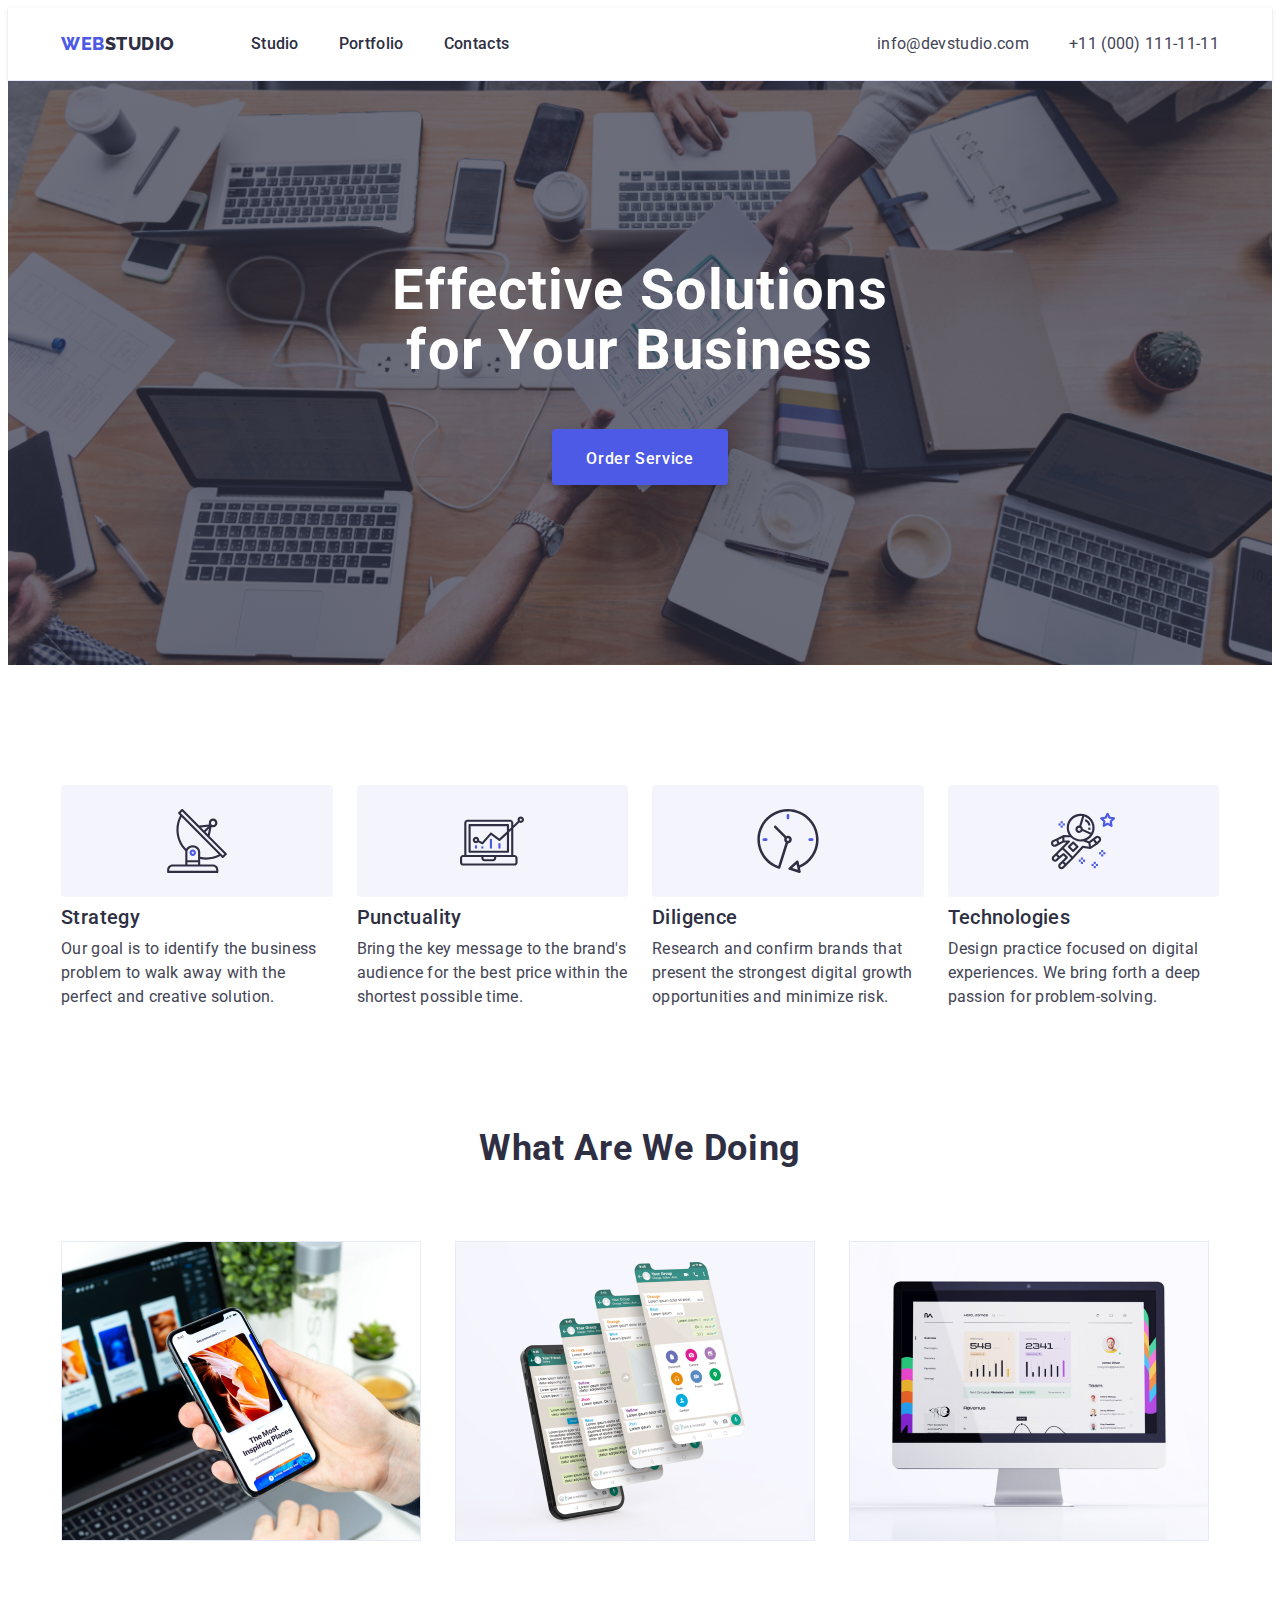
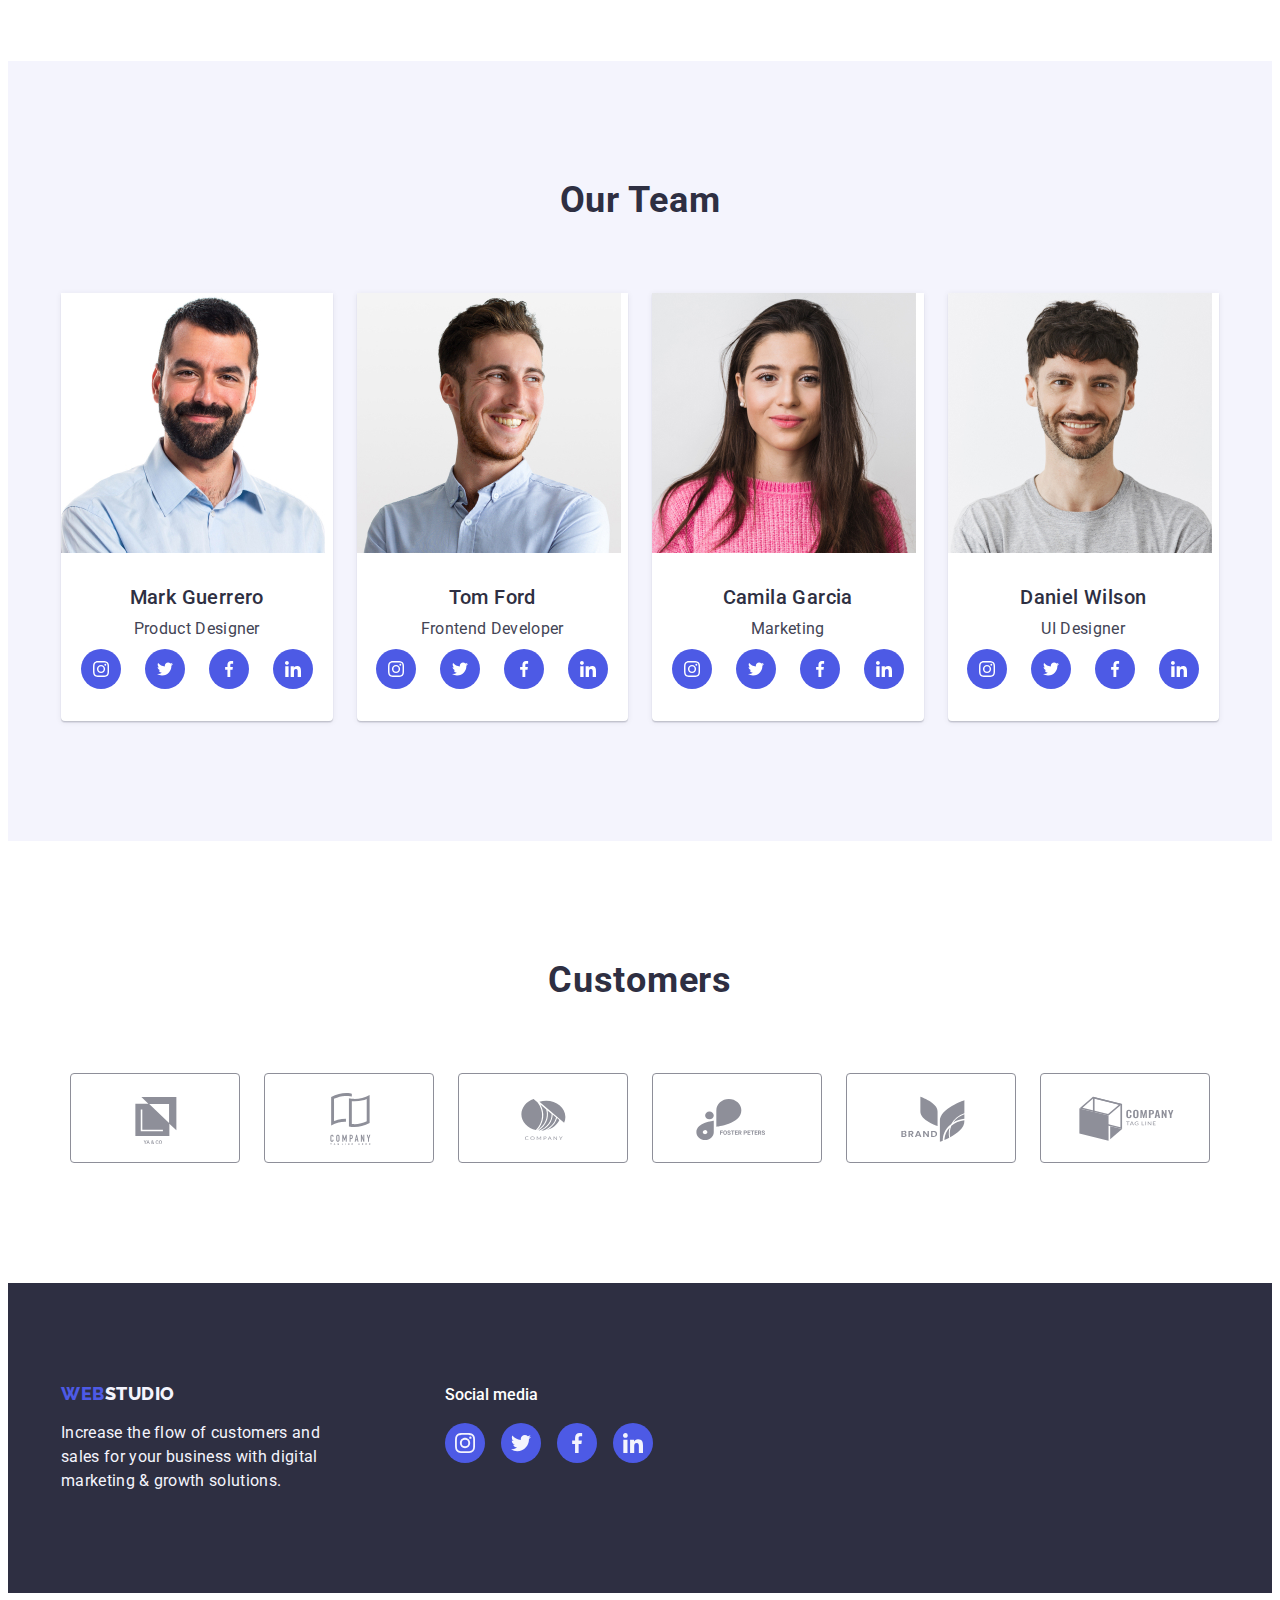
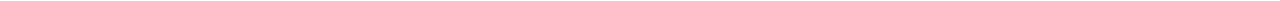
<file: index.html>
<!DOCTYPE html>
<html lang="en">
<head>
     <meta charset="UTF-8">
    <meta http-equiv="X-UA-Compatible" content="IE=edge">
    <meta name="viewport" content="width=device-width, initial-scale=1.0">
    <title>WebStudio</title>
    <link rel="preconnect" href="https://fonts.googleapis.com">
    <link rel="preconnect" href="https://fonts.gstatic.com" crossorigin>
    <link rel="preconnect" href="https://fonts.googleapis.com">
    <link rel="preconnect" href="https://fonts.gstatic.com" crossorigin>
    <link href="https://fonts.googleapis.com/css2?family=Raleway:wght@800&family=Roboto:wght@400;500;700&display=swap" rel="stylesheet">
    <link rel="stylesheet" href="https://cdnjs.cloudflare.com/ajax/libs/modern-normalize/1.1.0/modern-normalize.min.css" 
    integrity="sha512-wpPYUAdjBVSE4KJnH1VR1HeZfpl1ub8YT/NKx4PuQ5NmX2tKuGu6U/JRp5y+Y8XG2tV+wKQpNHVUX03MfMFn9Q==" 
    crossorigin="anonymous" referrerpolicy="no-referrer" />
    <link rel="stylesheet" href="./css/styles.css"/>
</head>
<body>
    <header class="header">
        <div class="container header-container">
        <nav class="header-nav-link link">
            <a href="./index.html" class="header-logo link">Web<span class="logo-web">Studio</span>
            </a>
             <ul class="header-list list">
                 <li class="header-iten">
                    <a class="header-link link" href="./index.html">Studio</a>
                 </li>
                 <li class="header-iten">
                    <a class="header-link link" href="./portfolio.html">Portfolio</a>
                 </li>
                 <li class="header-iten">
                    <a class="header-link link" href="">Contacts</a>
                 </li>
             </ul>
        </nav>
        <address class="header-address">
        <ul class="header-address-list list">
            <li class="header-address-iten">
                <a href="mailto:info@devstudio.com" class="header-address-link link">info@devstudio.com</a></li> 
            <li class="header-address-iten address-tel">
                <a href="tel:+110001111111" class="header-address-link link">+11 (000) 111-11-11</a></li>
         </ul>
        </address>
     </div>   
      </header>
      <main>
        <section class="hero">
            <div class="container">
        <h1 class="hero-list">Effective Solutions for Your Business</h1> 
         <button class="hero-btn" type="button">Order Service</button>
         </div>
        </section> 
        <section class="abaut">
         <div class="container">
         <h2 class="main-list list visually-hidden"></h2>
            <ul class="abaut-list list">
            <li class="abaut-calk link">
                 <div class="sambol-defs">
                <svg class="sambol-defs-icon" width="64" height="64">
                    <use href="./images/icons2.svg#icon-antenna-1"></use>
                 </svg>
                 </div>
                <h3 class="abaut-list-taytan">Strategy</h3>
                <p class="abaut-text">
                    Our goal is to identify the business
                    problem to walk away with the perfect and creative solution. 
                </p>
            </li>
            <li class="abaut-calk link">
                 <div class="sambol-defs">
                    <svg class="sambol-defs-icon" width="64" height="64">
                        <use href="./images/icons2.svg#icon-diagram-1"></use>
                 </svg>
                 </div>
                <h3 class="abaut-list-taytan">Punctuality</h3>
                <p class="abaut-text">
                    Bring the key message to the brand's audience for the best price within the shortest possible time.
                </p>
                </li>
                 <li class="abaut-calk">
                <div class="sambol-defs">
                    <svg class="sambol-defs-icon" width="64" height="64">
                        <use href="./images/icons2.svg#icon-clock-1"></use>
                </svg>
                </div>
                <h3 class="abaut-list-taytan">Diligence</h3>
                <p class="abaut-text">
                    Research and confirm brands that present the strongest digital growth opportunities and minimize risk.
                </p>
              </li>
                 <li class="abaut-calk">
                <div class="sambol-defs">
                    <svg class="sambol-defs-icon" width="64" height="64">
                        <use href="./images/icons2.svg#icon-astronaut-1"></use>
                 </svg>
                 </div>
                <h3 class="abaut-list-taytan">Technologies</h3>
                <p class="abaut-text">
                    Design practice focused on digital experiences. We bring forth a deep passion for problem-solving.
                </p>
            </li>
          </ul>
         </div>
        </section>
        <section class="photo-comp">
            <div class="container">
            <h2 class="photo-comp-title">What are we doing</h2>
            <ul class="photo-comp-list list">
            <li class="li-comp"><img src="./images/jmg1.jpg" alt="comp" width="360" height="300"/></li>  
            <li class="li-comp"><img src="./images/jmg2.jpg" alt="comp" width="360" height="300"/></li>
            <li class="li-comp"><img src="./images/jmg3.jpg" alt="tel" width="360" height="300"/></li>
              </ul>
            </div>
        </section>
        <section class="section-photo-person">
            <div class="container">
           <h2 class="person-title">Our Team</h2>
             <ul class="person-list list">
             <li class="person-item">
            <img src="./images/jmg.jpg" alt="person" width="264" height="260"/>
            <div class="description">
            <h3 class="photo-person-name">Mark Guerrero</h3>
            <p class="person-item-text">Product Designer</p>
            <ul class="person-soc-list list">
                <li class="person-soc-item"><a href="" class="person-soc-link link">
                    <svg class="person-soc-icon" width="16" height="16">
                    <use href="./images/icons.svg#icon-instagram-2"></use>
                    </svg>
                </a></li>
                <li class="person-soc-item"><a href="" class="person-soc-link link">
                    <svg class="person-soc-icon" width="16" height="16">
                    <use href="./images/icons.svg#icon-twitter-1"></use>
                  </svg>
                </a></li>
                <li class="person-soc-item"><a href="" class="person-soc-link link">
                    <svg class="person-soc-icon" width="16" height="16">
                    <use href="./images/icons.svg#icon-facebook-1"></use>
                  </svg>
                </a></li>
                <li class="person-soc-item"><a href="" class="person-soc-link link">
                    <svg class="person-soc-icon" width="16" height="16">
                    <use href="./images/icons.svg#icon-linkedin-1"></use>
                 </svg>
                </a></li>
            </ul>
            </div>
           </li>
           <li class="person-item">
            <img src="./images/jmg(1).jpg" alt="person" width="264" height="260">
            <div class="description">
            <h3 class="photo-person-name">Tom Ford</h3>
            <p class="person-item-text">Frontend Developer</p>
            <ul class="person-soc-list list">
                <li class="person-soc-item"><a href="" class="person-soc-link link">
                    <svg class="person-soc-icon" width="16" height="16">
                        <use href="./images/icons.svg#icon-instagram-2"></use>
                    </svg>
                </a></li>
                <li class="person-soc-item"><a href="" class="person-soc-link link">
                    <svg class="person-soc-icon" width="16" height="16">
                    <use href="./images/icons.svg#icon-twitter-1"></use>
                  </svg>
                </a></li>
                <li class="person-soc-item"><a href="" class="person-soc-link link">
                    <svg class="person-soc-icon" width="16" height="16">
                    <use href="./images/icons.svg#icon-facebook-1"></use>
                  </svg>
                </a></li>
                <li class="person-soc-item"><a href="" class="person-soc-link link">
                    <svg class="person-soc-icon" width="16" height="16">
                    <use href="./images/icons.svg#icon-linkedin-1"></use>
                 </svg>
                </a></li>
            </ul>
            </div>
           </li>
           <li class="person-item">
            <img src="./images/jmg(2).jpg" alt="person" width="264" height="260"/>
            <div class="description">
            <h3 class="photo-person-name">Camila Garcia</h3>
            <p class="person-item-text">Marketing</p>
            <ul class="person-soc-list list">
                <li class="person-soc-item"><a href="" class="person-soc-link link">
                    <svg class="person-soc-icon" width="16" height="16">
                        <use href="./images/icons.svg#icon-instagram-2"></use>
                    </svg>
                </a></li>
                <li class="person-soc-item"><a href="" class="person-soc-link link">
                    <svg class="person-soc-icon" width="16" height="16">
                    <use href="./images/icons.svg#icon-twitter-1"></use>
                  </svg>
                </a></li>
                <li class="person-soc-item"><a href="" class="person-soc-link link">
                    <svg class="person-soc-icon" width="16" height="16">
                    <use href="./images/icons.svg#icon-facebook-1"></use>
                  </svg>
                </a></li>
                <li class="person-soc-item"><a href="" class="person-soc-link link">
                    <svg class="person-soc-icon" width="16" height="16">
                    <use href="./images/icons.svg#icon-linkedin-1"></use>
                 </svg>
                </a></li>
            </ul>
            </div>
           </li>
           <li class="person-item">
            <img src="./images/jmg(3).jpg" alt="person" width="264" height="260"/>
            <div class="description">
            <h3 class="photo-person-name">Daniel Wilson</h3>
            <p class="person-item-text">UI Designer</p>
            <ul class="person-soc-list list">
                <li class="person-soc-item"><a href="" class="person-soc-link link">
                    <svg class="person-soc-icon" width="16" height="16">
                        <use href="./images/icons.svg#icon-instagram-2"></use>
                    </svg>
                </a></li>
                <li class="person-soc-item"><a href="" class="person-soc-link link">
                    <svg class="person-soc-icon" width="16" height="16">
                    <use href="./images/icons.svg#icon-twitter-1"></use>
                  </svg>
                </a></li>
                <li class="person-soc-item"><a href="" class="person-soc-link link">
                    <svg class="person-soc-icon" width="16" height="16">
                    <use href="./images/icons.svg#icon-facebook-1"></use>
                  </svg>
                </a></li>
                <li class="person-soc-item"><a href="" class="person-soc-link link">
                    <svg class="person-soc-icon" width="16" height="16">
                    <use href="./images/icons.svg#icon-linkedin-1"></use>
                 </svg>
                </a></li>
            </ul>
            </div>
           </li>
           </ul>
         </div>
        </section>
        <section class="customers">
            <div class="container">
            <h2 class="customers-name">Customers</h2>
            <ul class="customers-soc-list list">
            <li class="customers-soc-item"><a href="" class="customers-soc-link link">
             <svg class="customers-soc-icon" width="104" height="56">
             <use href="./images/icons1.svg#icon-Logo"></use>
             </svg>
             </a>
             </li>
             <li class="customers-soc-item"><a href="" class="customers-soc-link link">
                <svg class="customers-soc-icon" width="104" height="56">
                <use href="./images/icons1.svg#icon-Logo-1"></use>
                </svg>
                </a>
                </li>
                <li class="customers-soc-item"><a href="" class="customers-soc-link link">
                    <svg class="customers-soc-icon" width="104" height="56">
                    <use href="./images/icons1.svg#icon-Logo-2"></use>
                    </svg>
                    </a>
                    </li>
                 <li class="customers-soc-item"><a href="" class="customers-soc-link link">
                    <svg class="customers-soc-icon" width="104" height="56">
                    <use href="./images/icons1.svg#icon-Logo-3"></use>
                    </svg>
                    </a>
                    </li>
                <li class="customers-soc-item"><a href="" class="customers-soc-link link">
                    <svg class="customers-soc-icon" width="104" height="56">
                    <use href="./images/icons1.svg#icon-Logo-4"></use>
                    </svg>
                    </a>
                    </li>
                <li class="customers-soc-item"><a href="" class="customers-soc-link link">
                    <svg class="customers-soc-icon" width="104" height="56">
                    <use href="./images/icons1.svg#icon-Logo-5"></use>
                    </svg>
                    </a>
                    </li>  
                 </ul>
         </div>
        </section>
</main>
  <footer class="footer-container">
    <div class="container footer-bottom-link">
    <div>
     <a class="footer-bottom-web link"  href="./index.html">Web<span class="footer-studio">Studio</span></a>
     <p class="footer-bottom-text">Increase the flow of customers and sales for your business with digital marketing & growth solutions.</p>
    </div>
    <div class="social-media">
        <p class="social-name">Social media</p>
        <ul class="footer-soc-list list">
            <li class="footer-soc-item"><a href="" class="footer-soc-link link">
                <svg class="footer-soc-icon" width="208" height="80">
                <use href="./images/icons.svg#icon-instagram-2"></use>
                </svg>
            </a></li>
            <li class="footer-soc-item"><a href="" class="footer-soc-link link">
                <svg class="footer-soc-icon" width="208" height="80">
                <use href="./images/icons.svg#icon-twitter-1"></use>
              </svg>
            </a></li>
            <li class="footer-soc-item"><a href="" class="footer-soc-link link">
                <svg class="footer-soc-icon" width="208" height="80">
                <use href="./images/icons.svg#icon-facebook-1"></use>
              </svg>
            </a></li>
            <li class="footer-soc-item"><a href="" class="footer-soc-link link">
                <svg class="footer-soc-icon" width="208" height="80">
                <use href="./images/icons.svg#icon-linkedin-1"></use>
             </svg>
            </a></li>
        </ul> 
    </div>
    </div>
 </footer>
 </body>



</html>
</file>
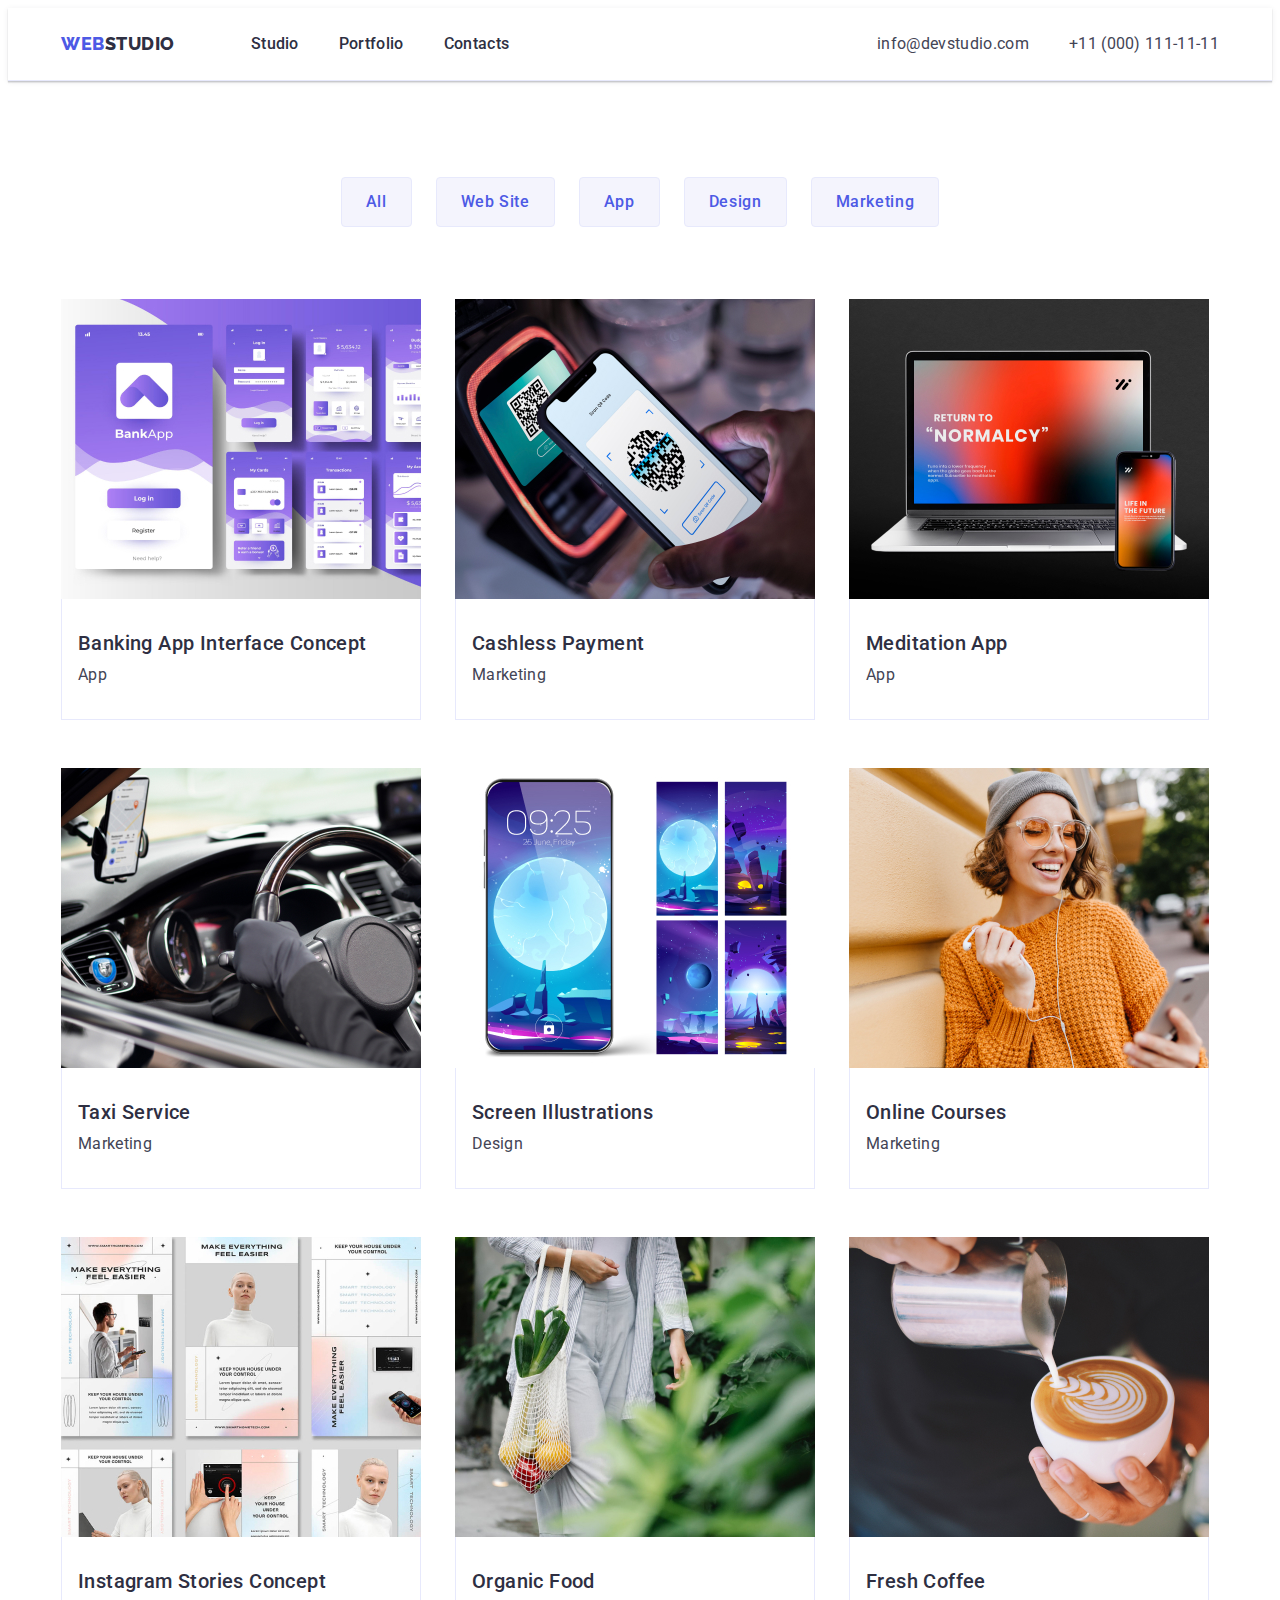
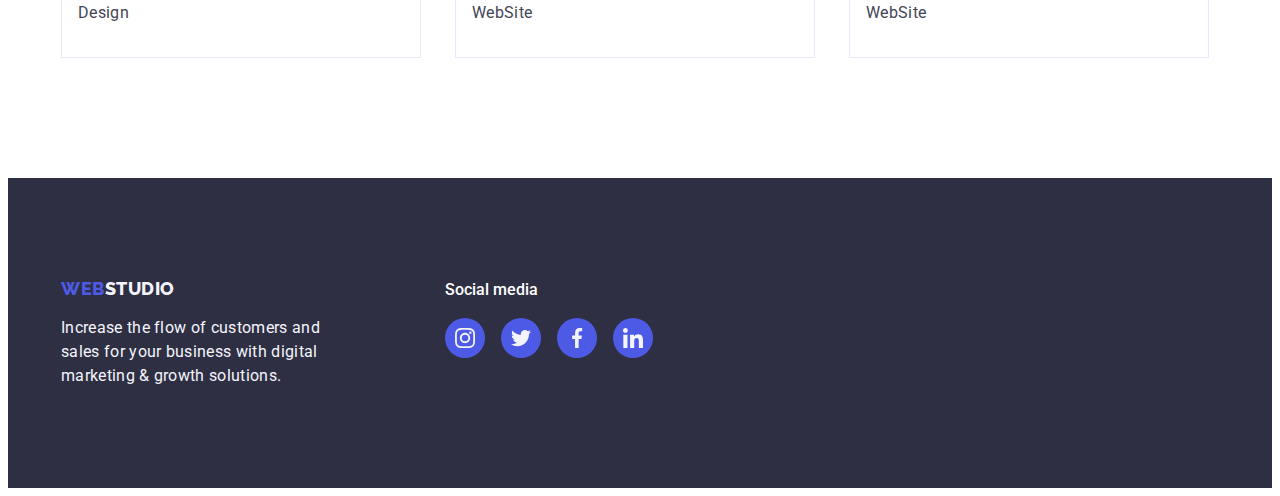
<file: portfolio.html>
<!DOCTYPE html>
<html lang="en">
 <head>
    <meta charset="UTF-8">
    <meta http-equiv="X-UA-Compatible" content="IE=edge">
    <meta name="viewport" content="width=device-width, initial-scale=1.0">
    <title>WebStudio</title>
    <link rel="preconnect" href="https://fonts.googleapis.com">
    <link rel="preconnect" href="https://fonts.gstatic.com" crossorigin>
    <link rel="preconnect" href="https://fonts.googleapis.com">
    <link rel="preconnect" href="https://fonts.gstatic.com" crossorigin>
    <link href="https://fonts.googleapis.com/css2?family=Raleway:wght@800&family=Roboto:wght@400;500;700&display=swap" rel="stylesheet">
    <link rel="stylesheet" href="https://cdnjs.cloudflare.com/ajax/libs/modern-normalize/1.1.0/modern-normalize.min.css" 
    integrity="sha512-wpPYUAdjBVSE4KJnH1VR1HeZfpl1ub8YT/NKx4PuQ5NmX2tKuGu6U/JRp5y+Y8XG2tV+wKQpNHVUX03MfMFn9Q==" 
    crossorigin="anonymous" referrerpolicy="no-referrer" />
    <link rel="stylesheet" href="./css/styles.css"/>
   </head>
 <body>
    <header class="header">
        <div class="container header-container">
        <nav class="header-nav-link link">
            <a href="./index.html" class="header-logo link">Web<span class="logo-web">Studio</span>
            </a>
             <ul class="header-list list">
                 <li class="header-iten">
                    <a class="header-link link" href="./index.html">Studio</a>
                 </li>
                 <li class="header-iten">
                    <a class="header-link link" href="./portfolio.html">Portfolio</a>
                 </li>
                 <li class="header-iten">
                    <a class="header-link link" href="">Contacts</a>
                 </li>
             </ul>
        </nav>
        <address class="header-address">
            <ul class="header-address-list list">
                <li class="header-address-iten">
                    <a href="mailto:info@devstudio.com" class="header-address-link link">info@devstudio.com</a></li> 
                <li class="header-address-iten address-tel">
                    <a href="tel:+110001111111" class="header-address-link link">+11 (000) 111-11-11</a></li>
             </ul>
            </address>
        </div>   
      </header>
    <main>
        <section class="batton-portfolio list">
            <div class="container">
            <h1 class="section1-h1 visually-hidden" hidden>Portfolio</h1>
            <ul class="batton list button-container">
         <li class="batton-all"><button class="batton-roll" type="button">All</button></li>
         <li><button class="batton-roll" type="button">Web Site</button></li> 
         <li><button class="batton-roll" type="button">App</button></li> 
         <li><button class="batton-roll" type="button">Design</button></li> 
         <li><button class="batton-roll" type="button">Marketing</button></li> 
        </ul>
        <ul class="person-item-list list">
         <li class="list-container">
            <a href class="list-link-link link">
                <img src="./images/img-1.jpg" alt="Banking" width="360" height="300"/>
                <div class="emploes-card">
                <h2 class="photo-person">Banking App Interface Concept</h2>
                <p class="person-item-text container-text">App</p>
                </div>
             </a>
                </li>
                <li class="list-container">
                <a href class="list-link-link link">
                <img src="./images/img-2.jpg" alt="Payment" width="360" height="300"/>
                <div class="emploes-card">
                <h2 class="photo-person">Cashless Payment</h2>
                <p class="person-item-text container-text">Marketing</p>
                </div>
             </a>
                </li>
                <li class="list-container">
                <a href class="list-link-link link">
                <img src="./images/img-3.jpg" alt="Meditation" width="360" height="300"/>
                <div class="emploes-card">
                <h2 class="photo-person">Meditation App</h2>
                <p class="person-item-text container-text">App</p>
                </div>
             </a>
               </li>
                <li class="list-container">
                <a href class="list-link-link link">
               <img src="./images/img-4.jpg" alt="Interface Concept" width="360" height="300"/>
                <div class="emploes-card">
               <h2 class="photo-person">Taxi Service</h2>
                <p class="person-item-text container-text">Marketing</p>
                </div>
             </a>
                </li>
                <li class="list-container">
                 <a href class="list-link-link link">
                <img src="./images/img-5.jpg" alt="Screen" width="360" height="300"/>
                <div class="emploes-card">
                <h2 class="photo-person">Screen Illustrations</h2>
                <p class="person-item-text container-text">Design</p>
                </div>
             </a>
                </li>
                <li class="list-container">
                <a href class="list-link-link link">
                <img src="./images/img-6.jpg" alt="Online" width="360" height="300"/>
                <div class="emploes-card">
                <h2 class="photo-person">Online Courses</h2>
                <p class="person-item-text container-text">Marketing</p>
                </div>
             </a>
                </li>
                <li class="list-container">
                <a href class="list-link-link link">
                <img src="./images/img-7.jpg" alt="Instagram" width="360" height="300"/>
                <div class="emploes-card">
                <h2 class="photo-person">Instagram Stories Concept</h2>
                <p class="person-item-text container-text">Design</p>
                </div>
             </a>
                </li>
                <li class="list-container">
                <a href class="list-link-link link">
                <img src="./images/img-8.jpg" alt="Food" width="360" height="300"/>
                <div class="emploes-card">
                <h2 class="photo-person">Organic Food</h2>
                <p class="person-item-text container-text">WebSite</p>
                </div>
             </a>
                </li>
                <li class="list-container">
                <a href class="list-link-link link">
                <img src="./images/img-9.jpg" alt="Coffee" width="360" height="300"/>
                <div class="emploes-card">
                <h2 class="photo-person">Fresh Coffee</h2>
                <p class="person-item-text container-text">WebSite</p>
                </div>
             </a>
                 </li>
            </ul>
            </div>
        </section>
    </main>
    <footer class="footer-container">
      <div class="container footer-bottom-link">
      <div>
       <a class="footer-bottom-web link"  href="./index.html">Web<span class="footer-studio">Studio</span></a>
       <p class="footer-bottom-text">Increase the flow of customers and sales for your business with digital marketing & growth solutions.</p>
      </div>
      <div class="social-media">
          <p class="social-name">Social media</p>
          <ul class="footer-soc-list list">
              <li class="footer-soc-item"><a href="" class="footer-soc-link link">
                  <svg class="footer-soc-icon" width="104" height="56">
                  <use href="./images/icons.svg#icon-instagram-2"></use>
                  </svg>
              </a></li>
              <li class="footer-soc-item"><a href="" class="footer-soc-link link">
                  <svg class="footer-soc-icon" width="104" height="56">
                  <use href="./images/icons.svg#icon-twitter-1"></use>
                </svg>
              </a></li>
              <li class="footer-soc-item"><a href="" class="footer-soc-link link">
                  <svg class="footer-soc-icon" width="104" height="56">
                  <use href="./images/icons.svg#icon-facebook-1"></use>
                </svg>
              </a></li>
              <li class="footer-soc-item"><a href="" class="footer-soc-link link">
                  <svg class="footer-soc-icon" width="104" height="56">
                  <use href="./images/icons.svg#icon-linkedin-1"></use>
               </svg>
              </a></li>
          </ul> 
      </div>
      </div>
   </footer>
        </body> 
</html>
</file>
<file: css/styles.css>
:root {
--main-title-color:#4D5AE5;
--second-title-color:#2E2F42;
--second-okean-color:#404BBF;
--second-slate-color: #434455;
--main-white-color: #FFFFFF;
--footer-color: #E7E9FC;
--fon-cloud-color:#F4F4FD;
}
p,h1,h2,h3,h4,h5,h6{
    margin: 0;
}
ul{
    margin: 0;
    padding-left: 0;
}
img {
    display: block;
    max-width: 100%;
    height: auto;
}
body {
 font-family: "Roboto" , sans-serif; 
 color: var(--second-slate-color);
 background-color: var(--main-white-color);
}
.link {
    text-decoration: none;
}
.list {
 list-style: none;
}
.container{
    width: 1158px;
    padding-left: 15px;
 padding-right: 15px;
 margin: 0 auto;
}
.header {
    padding-top: 24px;
    padding-bottom: 24px;
    border-bottom: 1px solid #E7E9FC;
    box-shadow: 0px 2px 1px rgba(46, 47, 66, 0.08), 0px 1px 1px
     rgba(46, 47, 66, 0.16), 0px 1px 6px
     rgba(46, 47, 66, 0.08);
 }
.header-container{
    display: flex;
    
}
.header-nav-link {
    display: flex;
    align-items: center;
    margin-right: auto;
}
.header-logo {
 font-family: "Raleway", sans-serif;
 font-style: normal;
 font-weight: 800;
 font-size: 18px;
 line-height: 1.17;
 letter-spacing: 0.03em;
 text-transform: uppercase;
 color: var(--main-title-color);
 margin-right: 76px;
}
.logo-web{
    color:var(--second-title-color);
}
.header-list {
 font-weight: 500;
 font-size: 16px;
 line-height: 1.5;
 letter-spacing: 0.02em;
 color: #2E2F42;
 display: flex;
 gap:40px;
}
.list {
}
.header-iten {
 font-weight: 500;
 font-size: 16px;
 line-height: 1.5;
 letter-spacing: 0.02em;
 color: #2E2F42;
 }
.header-iten :hover {
    color: #404bbf;
}
.header-item :focus {
    color: #404bbf;
}
.header-link {
 font-weight: 500;
 font-size: 16px;
 line-height: 1.5;
 letter-spacing: 0.02em;
 color: var(--second-title-color);
 text-decoration: none;
}
.header-link :hover {
    color: #404bbf;
}
.header-link :focus {
    color: #404bbf;
}
.header-address {
    font-style: normal;
}
.header-address :hover {
    color: #404BBF;
}
.header-address :focus {
    color: #404BBF;
}
.header-address-list{
    display: flex;
}
.header-address-link {
 font-size: 16px;
 line-height: 1.5;
 letter-spacing: 0.02em;
 color: #434455;
  }
.header-adder-iten {
    font-size: 16px;
    line-height: 1.5;
    letter-spacing: 0.02em;
    color: #434455;
}
.header-adder-iten :hover {
    color: #404BBF;
}
.header-adder-iten :focus {
    color: #404BBF;
 }
.address-tel{
    margin-left: 40px;
}
 /*section 1*/
 .hero {
 background-color: var(--second-title-color);
 background-image: linear-gradient(rgba(46, 47, 66, 0.7),
  rgba(46, 47, 66, 0.7)),
 url(../images/people-office\ 1.jpg);
 max-width: 1440px;
 margin: 0 auto;
 background-repeat: no-repeat;
 background-position: center;
 background-size: cover;
 padding-top: 180px;
 padding-bottom: 180px;
}
 .hero-list {
 font-weight: 700;
 font-size: 56px;
 line-height: 1.07;
 text-align: center;
 letter-spacing: 0.02em;
 color: var(--main-white-color);
 margin-bottom: 48px;
 margin-left:auto;
 margin-right:auto; 
 text-align: center;
 max-width: 496px;
}
.hero-list 
 backgroud-color :hover,
 :focus {
    color: var(--second-okean-color);
 }
 .hero-btn {
 padding: 16px 32px;
 min-width: 169px;
 height :56px;
 display: block;
 border-radius: 4px;
 margin:0 auto;
 font-family: inherit;
 font-weight: 500;
 font-size: 16px;
 line-height: 1.5; 
 letter-spacing: 0.04em;
 color: #FFFFFF;
 cursor: pointer;
 background: #4D5AE5;
 border-radius: 4px;
 border-color: transparent;
 box-shadow: 0px 4px 4px rgba(0, 0, 0, 0.15);
}
.hero-btn:hover,
.hero-btn:focus { 
    background-color: var(--second-okean-color);
}
 /*section 2*/
 .abaut {
 padding-top: 120px;
 align-items: center;
 }
 .sambol-defs {
 height: 112px;
 border: none;
 border-radius: 4px;
 margin-bottom: 8px;
 display: flex;
 justify-content: center;
 align-content: center;
 align-items: center;
 background: #F4F4FD;
 border-radius: 4px;
}
.sambol-defs-list {
    display: flex;
    justify-content: center;
    gap: 24px;
}

.sambol-defs-icon {
 }
.visually-hidden {
    position: absolute;
    width: 1px;
    height: 1px;
    margin: -1px;
    padding: 0;
    overflow: hidden;
    border: 0;
    clip: rect(0 0 0 0);
  }
.abaut-calk{
    width: calc((100% - 72px) / 4);  
 }
.abaut-list {
 display: flex;
 gap: 24px;
 justify-content: center;
 }
.abaut-list-taytan{
 font-weight: 500;
 font-size: 20px;
 line-height: 1.2;
 letter-spacing: 0.02em;
 color: var(--second-title-color);
 margin-bottom: 8px;
 }

.abaut-calk{
    width: calc((100% - 72px) / 4);
}
.abaut-text {
 font-size: 16px;
 line-height: 1.5;
 letter-spacing: 0.02em;
 color: var(--second-slate-color);
}
 /*section 3*/
 .photo-comp{
 padding-top: 120px;
 padding-bottom: 120px;
 }
 .photo-comp-list{
    display: flex;
    gap: 24px;
 }
 .li-comp{
 width: calc((100% - 48px) / 3);
}
 
 .photo-comp-title {
 font-weight: 700;
 font-size: 36px;
 line-height: 1.11;
 text-align: center;
 letter-spacing: 0.02em;
 text-transform: capitalize;
 color:var(--second-title-color)
}
.photo-comp-title{
 margin-bottom: 72px;
 margin-left: auto;
 margin-right: auto;
}
 /*section 4*/
 .section-photo-person{
  background-color:var(--fon-cloud-color);
  padding-top: 120px;
  padding-bottom: 120px;
 }
.person-title {
 font-weight: 700;
 font-size: 36px;
 line-height: 1.11;
 text-align: center;
 letter-spacing: 0.02em;
 text-transform: capitalize;
 color: var(--second-title-color);
 margin-bottom: 72px;
 }
.person-list {
    display: flex;
    gap: 24px;
}
.person-item {
 background-color: var(--main-white-color);
 width: calc((100% - 72px) / 4);
 border-radius: 0px 0px 4px 4px;
 background: #FFFFFF;
 box-shadow: 0px 1px 6px rgba(46, 47, 66, 0.08), 
 0px 1px 1px rgba(46, 47, 66, 0.16), 0px 2px 1px
 rgba(46, 47, 66, 0.08);
}
.photo-person-name {
 font-weight: 500;
 font-size: 20px;
 line-height: 1.20;
 text-align: center;
 letter-spacing: 0.02em;
 color:var(--second-title-color);
 margin-bottom: 8px;
}
.person-item-text {
 font-size: 16px;
 line-height: 1.50;
 text-align: center;
 letter-spacing: 0.02em;
 color: var(--second-slate-color);
}
.description{
padding-top: 32px;
padding-bottom: 32px;
}
.person-soc-list {
    display: flex;
    justify-content: center;
    gap: 24px;
    margin-top: 8px;
}
.person-soc-item {
    width: 40px;
    height: 40px;
}
.person-soc-link {
    width: 100%;
    height: 100%;
    border-radius: 50%;
    display: flex;
    align-items: center;
    justify-content: center;
    background-color: #4D5AE5;
}
.person-soc-link:hover,
.person-soc-link:focus {
 background-color: #404BBF;
}
.person-soc-icon{
    fill: #FFFFFF;
 }
 /*секция5*/
 .customers {
     padding-bottom: 120px;
     padding-top: 120px;
        
 }
 .customers-name{
    font-weight: 700;
    font-size: 36px;
    line-height: 1.11;
    text-align: center;
    letter-spacing: 0.02em;
    text-transform: capitalize;
    color:var(--second-title-color);
    margin-bottom: 72px;
 }
 .customers-soc-list{
    display: flex;
    justify-content: center;
    gap: 24px;  
 }
.customers-soc-link{
    width: 168px;
    height: 88px;
    border: 1px solid #8E8F99;
    border-radius: 4px;
    display: flex;
    align-items: center;
    justify-content: center;
    color: #8E8F99;
}
.customers-soc-icon{
    fill: currentcolor;
}
.customers-soc-link:hover,
.customers-soc-link:focus{
    border-color: #404BBF;
    color: #404BBF;
 }
 
 /*footer*/
 .footer-container{
   
    background-color: var(--second-title-color);
 padding-top: 100px;
 padding-bottom: 100px;
 }
 .footer-bottom-link {
 display: flex;
 }

.footer-bottom-web {
 font-family: "Raleway", sans-serif;
 font-style: normal;
 font-weight: 800;
 font-size: 18px;
 line-height: 1.17;
 display: inline-block;
 letter-spacing: 0.03em;
 text-transform: uppercase;
 color: #4D5AE5;
 text-decoration: none;
 }
 .footer-studio {
color:var(--fon-cloud-color)
 }
.footer-bottom-text {
    font-size: 16px;
    line-height: 24px;
    letter-spacing: 0.02em;
    color: var(--fon-cloud-color);
    max-width: 264px;
    margin-top: 17px;
 }
.footer-soc-item{
    width: 40px;
    height: 40px;
}
.footer-soc-link{
     width: 100%;
    height: 100%;
    border-radius: 50%;
    display: flex;
    align-items: center;
    justify-content: center;
    background-color: #4D5AE5;
}
.footer-soc-link:hover,
.footer-soc-link:focus{
    background: #31D0AA;   
}
.footer-soc-icon{
    fill: #F4F4FD;
    width: 20px;
    height: 20px;
    background-position: center center;
}
.footer-soc-list{
    display: flex;
    gap: 16px;
}
 .social-media{
  margin-left: 120px;
    
 }   
.social-name{
    font-weight:500;
    font-size: 16px;
    line-height: 1.5;
    color: #FFFFFF;
     margin-bottom: 16px;
  }

     /**button portfolio**/

 .batton-portfolio{
 padding-top: 96px;
 padding-bottom: 120px;
 }
 .batton-roll{
 font-family: 'Roboto', sans-serif;
 font-style:normal;
 font-weight:500;
 font-size:16px;
 line-height:1.50;
  text-align:center;
 letter-spacing: 0.04em;
  cursor:pointer;
  color: #4d5ae5;
  margin:0 auto;
  border: 1px solid #E7E9FC;
  border-radius: 4px;
  padding-top: 12px;
  padding-bottom: 12px;
  padding-left: 24px;
  padding-right: 24px;
 }
 .batton-all{
 }
 .button-container{
    display: flex;
    align-items: center;
    text-align:center;
    gap: 24px;
    justify-content: center;
    }
.list-container{
    display: flex;
    gap: 48px 24px;
 }
.list-container{
    width: calc((100% - 48px) / 3); 
}
 .batton-roll{
    background-color: var(--fon-cloud-color);
    
}
 .batton-roll:hover, 
 .batton-roll:focus {
    color: #FFFFFF;
 background-color: #F4F4FD;
 box-shadow: 0px 3px 1px rgba(0, 0, 0, 0.1),
   0px 2px 1px rgba(0, 0, 0, 0.08),
    0px 2px 2px rgba(0, 0, 0, 0.12);
}
.batton-roll:hover,
.batton-roll:focus { 
background-color: #404BBF;
border-color:transparent;
 } 
.person-item-list {
    list-style:none;
    text-decoration:none;
    display: flex;
    flex-wrap: wrap;
    gap: 48px 24px;
    margin-top: 72px;
}
.photo-person {
    font-weight: 500;
    font-size: 20px;
    line-height: 1.2;
    letter-spacing: 0.02em;
    color: var(--second-title-color);
}
.container-text{
    margin-top: 8px;
    text-align: left;
}
.emploes-card{
    padding-top: 32px;
    padding-bottom: 32px;
    padding-left: 16px;
    border-left: 1px solid #E7E9FC;
    border-right: 1px solid #E7E9FC;
    border-bottom: 1px solid #E7E9FC;
}
.list-link-link{
    display: block;
}
.list-link-link:hover,
.list-link-link:focus {
box-shadow: 0px 1px 6px rgba(46, 47, 66, 0.08),
 0px 1px 1px rgba(46, 47, 66, 0.16), 0px 2px 1px
  rgba(46, 47, 66, 0.08);
}
</file>
